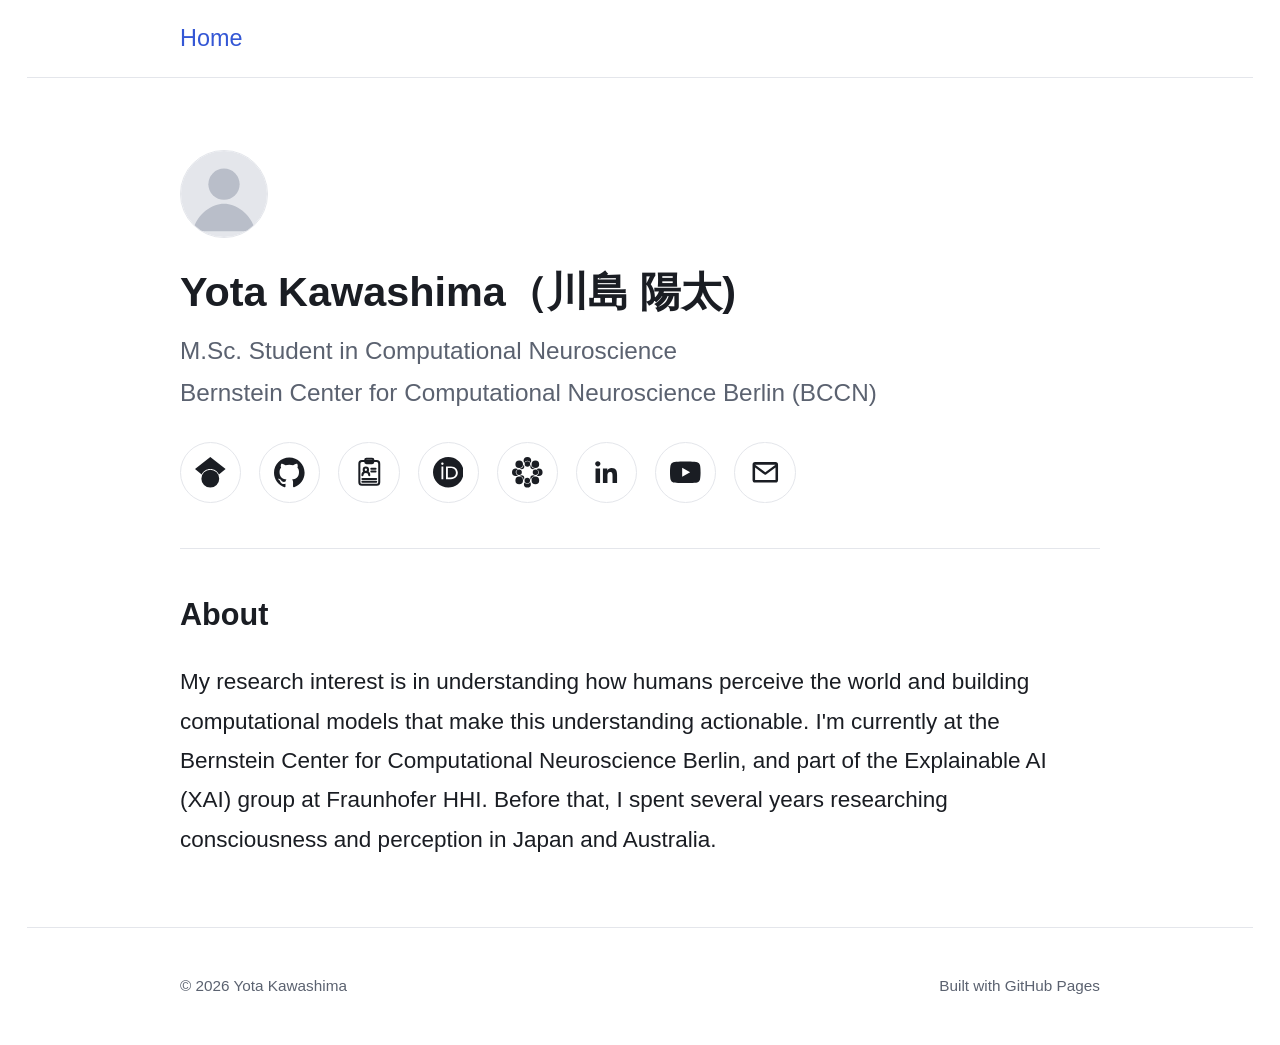
<file: index.html>
<!DOCTYPE html>
<html lang="en">

<head>
  <meta charset="UTF-8">
  <meta name="viewport" content="width=device-width, initial-scale=1.0">
  <title>Yota Kawashima（川島 陽太) | Personal Site</title>
  <meta name="description" content="Personal site of Yota Kawashima  （川島 陽太) — about, projects, and blog.">
  <link rel="stylesheet" href="assets/css/style.css">
</head>

<body>

  <header class="site-header">
    <div class="container">
      <nav class="site-nav">
        <a href="index.html" aria-current="page">Home</a>
      </nav>
    </div>
  </header>

  <main>
    <section class="hero container">
      <img class="hero__avatar" src="assets/img/avatar.svg" alt="Yota Kawashima  （川島 陽太)'s avatar">
      <h1>Yota Kawashima<span class="mobile-break"></span>（川島 陽太)</h1>
      <p class="lead">M.Sc. Student in Computational Neuroscience <br> Bernstein Center for Computational Neuroscience
        Berlin
        (BCCN)
      </p>
      <div class="social-links">
        <a href="https://scholar.google.com/citations?user=jN9G-6cAAAAJ&hl=en" target="_blank" rel="noopener"
          aria-label="Google Scholar">
          <svg viewBox="0 0 24 24" aria-hidden="true">
            <path
              d="M5.242 13.769L0 9.5 12 0l12 9.5-5.242 4.269C17.548 11.249 14.978 9.5 12 9.5c-2.977 0-5.548 1.748-6.758 4.269zM12 10a7 7 0 1 0 0 14 7 7 0 0 0 0-14z" />
          </svg>
        </a>
        <a href="https://github.com/yotakawashima" target="_blank" rel="noopener" aria-label="GitHub">
          <svg viewBox="0 0 24 24" aria-hidden="true">
            <path
              d="M12 .297c-6.63 0-12 5.373-12 12 0 5.303 3.438 9.8 8.205 11.385.6.113.82-.258.82-.577 0-.285-.01-1.04-.015-2.04-3.338.724-4.042-1.61-4.042-1.61C4.422 18.07 3.633 17.7 3.633 17.7c-1.087-.744.084-.729.084-.729 1.205.084 1.838 1.236 1.838 1.236 1.07 1.835 2.809 1.305 3.495.998.108-.776.417-1.305.76-1.605-2.665-.3-5.466-1.332-5.466-5.93 0-1.31.465-2.38 1.235-3.22-.135-.303-.54-1.523.105-3.176 0 0 1.005-.322 3.3 1.23.96-.267 1.98-.399 3-.405 1.02.006 2.04.138 3 .405 2.28-1.552 3.285-1.23 3.285-1.23.645 1.653.24 2.873.12 3.176.765.84 1.23 1.91 1.23 3.22 0 4.61-2.805 5.625-5.475 5.92.42.36.81 1.096.81 2.22 0 1.606-.015 2.896-.015 3.286 0 .315.21.69.825.57C20.565 22.092 24 17.592 24 12.297c0-6.627-5.373-12-12-12" />
          </svg>
        </a>
        <a href="cv.html" aria-label="CV">
          <svg class="outline-icon" viewBox="0 0 24 24" aria-hidden="true">
            <rect x="4.2" y="3.2" width="15.6" height="18.6" rx="2" />
            <rect x="8.8" y="1.4" width="6.4" height="3.4" rx="1" />
            <circle cx="9.3" cy="10" r="1.7" />
            <path d="M6.6 14.3c0-1.6 1.2-2.5 2.7-2.5s2.7.9 2.7 2.5" />
            <line x1="13.6" y1="9.2" x2="16.9" y2="9.2" />
            <line x1="13.6" y1="11.3" x2="16.9" y2="11.3" />
            <line x1="6.6" y1="17.2" x2="17.4" y2="17.2" />
            <line x1="6.6" y1="19.4" x2="17.4" y2="19.4" />
          </svg>
        </a>
        <a href="https://orcid.org/0000-0003-3810-5230" target="_blank" rel="noopener" aria-label="ORCID">
          <svg viewBox="0 0 24 24" aria-hidden="true">
            <path
              d="M12 0C5.372 0 0 5.372 0 12s5.372 12 12 12 12-5.372 12-12S18.628 0 12 0zM7.369 4.378c.525 0 .947.431.947.947 0 .525-.422.947-.947.947-.525 0-.946-.422-.946-.947 0-.516.421-.947.946-.947zm-.722 3.038h1.444v10.041H6.647V7.416zm3.562 0h3.9c3.712 0 5.344 2.653 5.344 5.025 0 2.578-2.016 5.025-5.325 5.025h-3.919V7.416zm1.444 1.303v7.444h2.297c3.272 0 4.022-2.484 4.022-3.722 0-2.016-1.284-3.722-4.097-3.722h-2.222z" />
          </svg>
        </a>
        <a href="https://osf.io/n96er/" target="_blank" rel="noopener" aria-label="OSF">
          <svg viewBox="0 0 24 24" aria-hidden="true">
            <path
              d="M12.088 0a2.984 2.984 0 0 0-2.986 2.984 2.984 2.984 0 0 0 .525 1.68 2.654 2.654 0 0 1 2.482-1.734c1.121 0 2.083.706 2.467 1.695a2.984 2.984 0 0 0 .496-1.64A2.984 2.984 0 0 0 12.088 0zM5.65 2.666A2.984 2.984 0 0 0 2.666 5.65 2.984 2.984 0 0 0 5.65 8.635 2.984 2.984 0 0 0 8.635 5.65 2.984 2.984 0 0 0 5.65 2.666zm12.7 0a2.984 2.984 0 0 0-2.985 2.984 2.984 2.984 0 0 0 2.985 2.985 2.984 2.984 0 0 0 2.986-2.985 2.984 2.984 0 0 0-2.986-2.984zm-6.24.764a2.147 2.147 0 0 0-2.147 2.146 2.147 2.147 0 0 0 2.146 2.147 2.147 2.147 0 0 0 2.147-2.147 2.147 2.147 0 0 0-2.147-2.146zM9.112 6.04a3.497 3.497 0 0 1-2.984 3.06 2.147 2.147 0 0 0 1.363.493A2.147 2.147 0 0 0 9.64 7.447a2.147 2.147 0 0 0-.526-1.406zm5.782.047a2.147 2.147 0 0 0-.489 1.36 2.147 2.147 0 0 0 2.147 2.146 2.147 2.147 0 0 0 1.355-.489 3.494 3.494 0 0 1-3.013-3.017zM2.985 9.016A2.984 2.984 0 0 0 0 12a2.984 2.984 0 0 0 2.984 2.984 2.984 2.984 0 0 0 1.659-.505A2.655 2.655 0 0 1 2.922 12c0-1.131.719-2.102 1.723-2.479a2.984 2.984 0 0 0-1.66-.505zm18.03 0a2.984 2.984 0 0 0-1.673.52 2.655 2.655 0 0 1 1.71 2.474c0 1.12-.705 2.082-1.695 2.467a2.984 2.984 0 0 0 1.659.507A2.984 2.984 0 0 0 24 12a2.984 2.984 0 0 0-2.984-2.984zm-15.447.838A2.147 2.147 0 0 0 3.422 12a2.147 2.147 0 0 0 2.146 2.146A2.147 2.147 0 0 0 7.715 12a2.147 2.147 0 0 0-2.147-2.146zm12.838.01a2.147 2.147 0 0 0-2.146 2.146 2.147 2.147 0 0 0 2.146 2.146 2.147 2.147 0 0 0 2.147-2.146 2.147 2.147 0 0 0-2.147-2.147zM7.492 14.376a2.147 2.147 0 0 0-1.398.518 3.496 3.496 0 0 1 3.015 3.037 2.147 2.147 0 0 0 .53-1.409 2.147 2.147 0 0 0-2.147-2.146zm9.06 0a2.147 2.147 0 0 0-2.146 2.146 2.147 2.147 0 0 0 .492 1.362 3.495 3.495 0 0 1 3.047-2.996 2.147 2.147 0 0 0-1.392-.512zm-10.902.988a2.984 2.984 0 0 0-2.984 2.985 2.984 2.984 0 0 0 2.984 2.986 2.984 2.984 0 0 0 2.985-2.986 2.984 2.984 0 0 0-2.985-2.985zm12.7 0a2.984 2.984 0 0 0-2.985 2.985 2.984 2.984 0 0 0 2.985 2.986 2.984 2.984 0 0 0 2.986-2.986 2.984 2.984 0 0 0-2.986-2.985zm-6.35.908a2.147 2.147 0 0 0-2.146 2.147A2.147 2.147 0 0 0 12 20.566a2.147 2.147 0 0 0 2.146-2.146A2.147 2.147 0 0 0 12 16.273zm2.268 3.504A2.65 2.65 0 0 1 12 21.067a2.65 2.65 0 0 1-2.188-1.16 2.734 2.635 0 0 0-.46 1.458A2.734 2.635 0 0 0 12.086 24a2.734 2.635 0 0 0 2.734-2.635 2.734 2.635 0 0 0-.552-1.588z" />
          </svg>
        </a>
        <a href="https://www.linkedin.com/in/yota-kawashima/" target="_blank" rel="noopener" aria-label="LinkedIn">
          <svg viewBox="0 0 24 24" aria-hidden="true">
            <path
              d="M20.447 20.452h-3.554v-5.569c0-1.328-.027-3.037-1.852-3.037-1.853 0-2.136 1.445-2.136 2.939v5.667H9.351V9h3.414v1.561h.046c.477-.9 1.637-1.85 3.37-1.85 3.601 0 4.267 2.37 4.267 5.455v6.286zM5.337 7.433c-1.144 0-2.063-.926-2.063-2.065 0-1.138.92-2.063 2.063-2.063 1.14 0 2.064.925 2.064 2.063 0 1.139-.925 2.065-2.064 2.065zm1.782 13.019H3.555V9h3.564v11.452z" />
          </svg>
        </a>
        <a href="https://www.youtube.com/channel/UC6PZ0_DcKwYTyp0yKwks_eA" target="_blank" rel="noopener"
          aria-label="YouTube">
          <svg viewBox="0 0 24 24" aria-hidden="true">
            <path
              d="M23.498 6.186a3.016 3.016 0 0 0-2.122-2.136C19.505 3.545 12 3.545 12 3.545s-7.505 0-9.377.505A3.017 3.017 0 0 0 .502 6.186C0 8.07 0 12 0 12s0 3.93.502 5.814a3.016 3.016 0 0 0 2.122 2.136c1.871.505 9.376.505 9.376.505s7.505 0 9.377-.505a3.015 3.015 0 0 0 2.122-2.136C24 15.93 24 12 24 12s0-3.93-.502-5.814zM9.545 15.568V8.432L15.818 12l-6.273 3.568z" />
          </svg>
        </a>
        <a href="mailto:yotakawashima@gmail.com" aria-label="Email">
          <svg viewBox="0 0 24 24" aria-hidden="true">
            <path
              d="M4 4h16a2 2 0 0 1 2 2v12a2 2 0 0 1-2 2H4a2 2 0 0 1-2-2V6a2 2 0 0 1 2-2zm0 2v.01L12 12l8-5.99V6H4zm16 12V8.24l-7.4 5.55a1 1 0 0 1-1.2 0L4 8.24V18h16z" />
          </svg>
        </a>


      </div>
    </section>

    <section id="about" class="section container">
      <h2>About</h2>
      <p>
        My research interest is in understanding how humans perceive the world and
        building computational models that make this understanding actionable. I'm currently at the Bernstein Center
        for Computational Neuroscience Berlin, and part of the Explainable AI (XAI) group at Fraunhofer HHI. Before
        that, I spent several years researching consciousness and perception in Japan and Australia.
      </p>
    </section>

    <footer class="site-footer">
      <div class="container">
        <span>&copy; 2026 Yota Kawashima</span>
        <span>Built with GitHub Pages</span>
      </div>
    </footer>

</body>
</file>
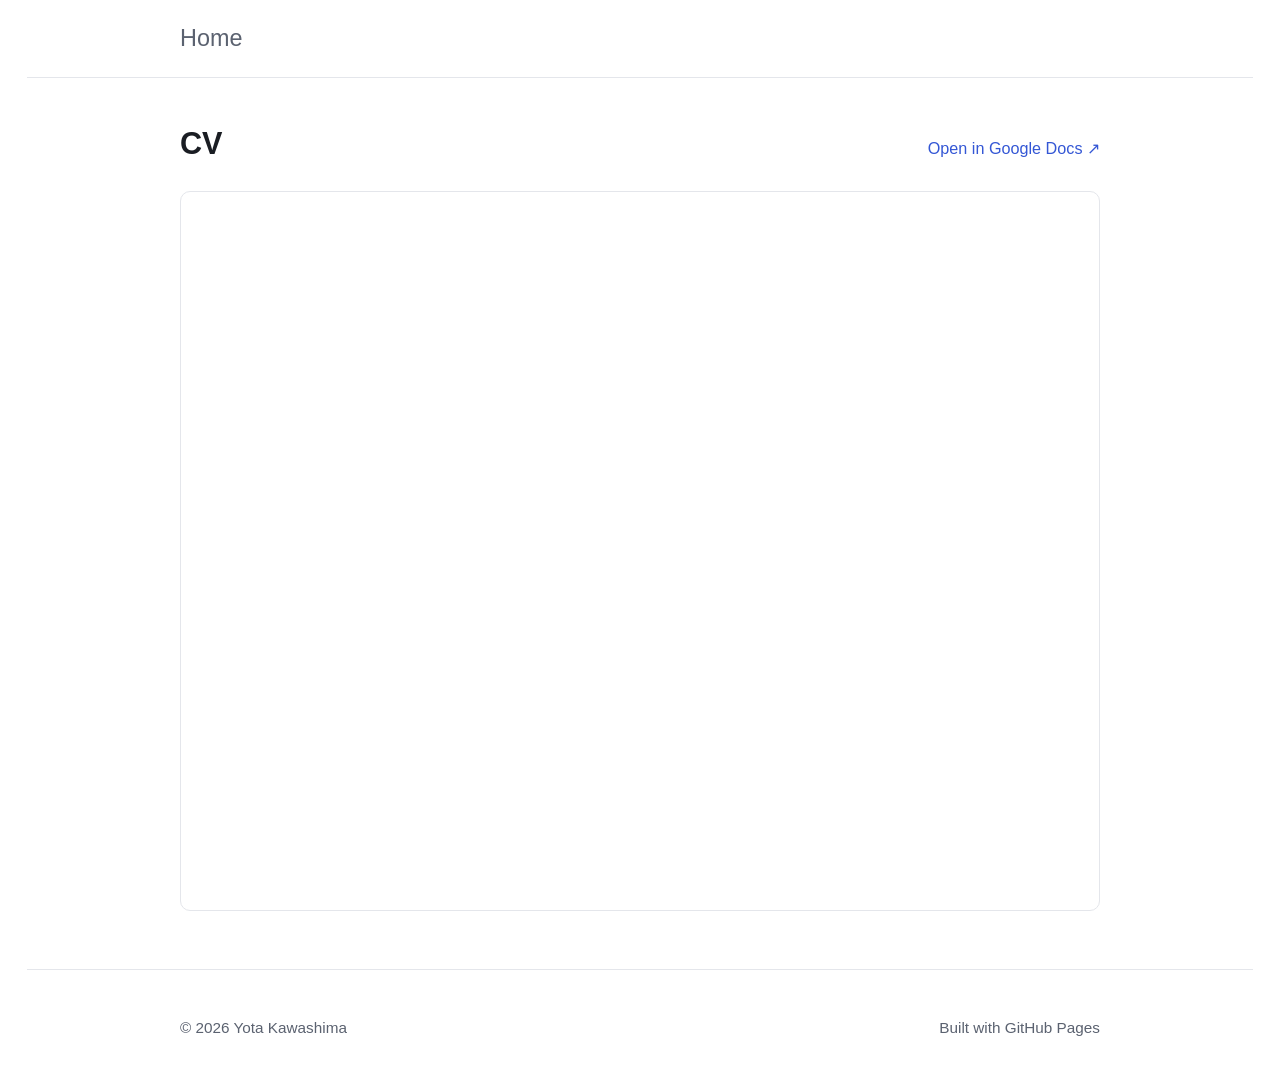
<file: cv.html>
<!DOCTYPE html>
<html lang="en">

<head>
  <meta charset="UTF-8">
  <meta name="viewport" content="width=device-width, initial-scale=1.0">
  <title>CV | Yota Kawashima（川島 陽太)</title>
  <meta name="description" content="CV / resume of Yota Kawashima  （川島 陽太).">
  <link rel="stylesheet" href="assets/css/style.css">
</head>

<body>

  <header class="site-header">
    <div class="container">
      <nav class="site-nav">
        <a href="index.html">Home</a>
      </nav>
    </div>
  </header>

  <main>
    <section class="section container" style="border-top: none; padding-top: 2.5rem;">
      <div class="section-head">
        <h2 style="margin-bottom: 0;">CV</h2>
        <a class="see-all" href="https://docs.google.com/document/d/1P46xEyTIkz_9tBcHjWJtfNfHgDewMoV7X8HwWYKm-Uc/edit"
          target="_blank" rel="noopener">Open in Google Docs ↗</a>
      </div>
      <iframe class="cv-embed"
        src="https://docs.google.com/document/d/1P46xEyTIkz_9tBcHjWJtfNfHgDewMoV7X8HwWYKm-Uc/preview" title="CV"
        loading="lazy">
      </iframe>
    </section>
  </main>

  <footer class="site-footer">
    <div class="container">
      <span>&copy; 2026 Yota Kawashima</span>
      <span>Built with GitHub Pages</span>
    </div>
  </footer>

</body>

</html>
</file>
<file: assets/css/style.css>
/* ==========================================================================
   Design tokens
   ========================================================================== */
:root {
  --color-bg: #ffffff;
  --color-bg-subtle: #f6f7f9;
  --color-text: #1a1d23;
  --color-text-muted: #5b6270;
  --color-border: #e4e6eb;
  --color-accent: #3457d5;
  --color-accent-contrast: #ffffff;
  --color-card-shadow: 0 1px 2px rgba(16, 20, 30, 0.04), 0 4px 12px rgba(16, 20, 30, 0.06);

  --font-sans: -apple-system, BlinkMacSystemFont, "Segoe UI", "Hiragino Kaku Gothic ProN",
    "Hiragino Sans", Meiryo, Roboto, sans-serif;

  --max-width: 920px;
  --space-1: 0.5rem;
  --space-2: 1rem;
  --space-3: 1.5rem;
  --space-4: 2.5rem;
  --space-5: 4rem;

  --radius: 10px;
}

@media (prefers-color-scheme: dark) {
  :root {
    --color-bg: #14161a;
    --color-bg-subtle: #1c1f25;
    --color-text: #eceef1;
    --color-text-muted: #9aa1ad;
    --color-border: #2b2f37;
    --color-accent: #7c9bff;
    --color-accent-contrast: #10131a;
    --color-card-shadow: 0 1px 2px rgba(0, 0, 0, 0.2), 0 4px 16px rgba(0, 0, 0, 0.3);
  }
}

/* ==========================================================================
   Reset & base
   ========================================================================== */
*,
*::before,
*::after {
  box-sizing: border-box;
}

html {
  -webkit-text-size-adjust: 100%;
  font-size: 18px;
}

body {
  margin: 0;
  padding: 0 var(--space-3);
  background: var(--color-bg);
  color: var(--color-text);
  font-family: var(--font-sans);
  line-height: 1.75;
  font-size: 1.25rem;
}

@media (max-width: 640px) {
  body {
    padding: 0 var(--space-2);
  }
}

img {
  max-width: 100%;
  display: block;
}

a {
  color: var(--color-accent);
  text-decoration: none;
}

a:hover {
  text-decoration: underline;
}

h1,
h2,
h3 {
  line-height: 1.35;
  font-weight: 700;
}

.container {
  max-width: var(--max-width);
  margin: 0 auto;
  padding: 0;
}

.mobile-break {
  display: none;
}

@media (max-width: 640px) {
  .mobile-break {
    display: block;
  }
}

/* ==========================================================================
   Header / Nav
   ========================================================================== */
.site-header {
  border-bottom: 1px solid var(--color-border);
}

.site-header .container {
  display: flex;
  align-items: center;
  justify-content: flex-start;
  flex-wrap: wrap;
  gap: var(--space-1);
  padding-top: var(--space-2);
  padding-bottom: var(--space-2);
}

.site-title {
  font-weight: 700;
  font-size: 1.4rem;
  color: var(--color-text);
}

.site-title:hover {
  text-decoration: none;
  color: var(--color-accent);
}

.site-nav {
  display: flex;
  gap: var(--space-4);
  flex-wrap: wrap;
}

.site-nav a {
  display: inline-block;
  padding: 0.5rem 0.25rem;
  margin: -0.5rem -0.25rem;
  color: var(--color-text-muted);
  font-size: 1.3rem;
  font-weight: 500;
}

.site-nav a:hover,
.site-nav a[aria-current="page"] {
  color: var(--color-accent);
}

/* ==========================================================================
   Hero
   ========================================================================== */
.hero {
  padding: var(--space-5) 0 var(--space-4);
}

.hero__avatar {
  width: 88px;
  height: 88px;
  border-radius: 50%;
  object-fit: cover;
  margin-bottom: var(--space-3);
  background: var(--color-bg-subtle);
  border: 1px solid var(--color-border);
}

.hero h1 {
  font-size: 2.3rem;
  margin: 0 0 var(--space-1);
}

.hero p.lead {
  color: var(--color-text-muted);
  font-size: 1.35rem;
  margin: 0 0 var(--space-3);
}

.social-links {
  display: flex;
  flex-wrap: wrap;
  gap: var(--space-2);
}

.social-links a {
  display: flex;
  align-items: center;
  justify-content: center;
  width: 3.4rem;
  height: 3.4rem;
  color: var(--color-text);
  border: 1px solid var(--color-border);
  border-radius: 999px;
}

.social-links a:hover {
  border-color: var(--color-accent);
  color: var(--color-accent);
  text-decoration: none;
}

.social-links svg {
  width: 1.7rem;
  height: 1.7rem;
  fill: currentColor;
}

.social-links svg.outline-icon {
  fill: none;
  stroke: currentColor;
  stroke-width: 1.6;
  stroke-linecap: round;
  stroke-linejoin: round;
}

/* ==========================================================================
   Sections
   ========================================================================== */
.section {
  padding: var(--space-4) 0;
  border-top: 1px solid var(--color-border);
}

.section h2 {
  font-size: 1.7rem;
  margin: 0 0 var(--space-3);
}

.section-head {
  display: flex;
  align-items: baseline;
  justify-content: space-between;
  gap: var(--space-2);
  margin-bottom: var(--space-3);
}

.section-head h2 {
  margin: 0;
}

.section-head .see-all {
  font-size: 0.9rem;
  white-space: nowrap;
}

/* ==========================================================================
   Cards (portfolio / blog list)
   ========================================================================== */
.card-grid {
  display: grid;
  grid-template-columns: repeat(auto-fill, minmax(220px, 1fr));
  gap: var(--space-3);
}

.card {
  border: 1px solid var(--color-border);
  border-radius: var(--radius);
  padding: var(--space-3);
  background: var(--color-bg-subtle);
  box-shadow: var(--color-card-shadow);
  display: flex;
  flex-direction: column;
  gap: var(--space-1);
}

.card h3 {
  margin: 0;
  font-size: 1.25rem;
}

.card p {
  margin: 0;
  color: var(--color-text-muted);
  font-size: 1.05rem;
}

.card .tags {
  margin-top: auto;
  display: flex;
  flex-wrap: wrap;
  gap: 0.4rem;
  padding-top: var(--space-1);
}

.tag {
  font-size: 0.75rem;
  color: var(--color-text-muted);
  border: 1px solid var(--color-border);
  border-radius: 999px;
  padding: 0.15rem 0.6rem;
}

/* ==========================================================================
   Blog list
   ========================================================================== */
.post-list {
  list-style: none;
  margin: 0;
  padding: 0;
  display: flex;
  flex-direction: column;
  gap: var(--space-3);
}

.post-list li {
  border-bottom: 1px solid var(--color-border);
  padding-bottom: var(--space-3);
}

.post-list li:last-child {
  border-bottom: none;
  padding-bottom: 0;
}

.post-list time {
  display: block;
  color: var(--color-text-muted);
  font-size: 0.85rem;
  margin-bottom: 0.25rem;
}

.post-list h3 {
  margin: 0 0 0.25rem;
  font-size: 1.35rem;
}

.post-list p {
  margin: 0;
  color: var(--color-text-muted);
}

/* ==========================================================================
   Article (blog post page)
   ========================================================================== */
.post-header {
  padding: var(--space-4) 0 var(--space-2);
}

.post-header time {
  color: var(--color-text-muted);
  font-size: 0.9rem;
}

.post-header h1 {
  font-size: 1.9rem;
  margin: var(--space-1) 0 0;
}

.post-body {
  padding-bottom: var(--space-5);
}

.post-body h2 {
  font-size: 1.3rem;
  margin-top: var(--space-4);
}

.post-body p,
.post-body ul,
.post-body ol {
  margin: 0 0 var(--space-2);
}

.post-body pre {
  background: var(--color-bg-subtle);
  border: 1px solid var(--color-border);
  border-radius: var(--radius);
  padding: var(--space-2);
  overflow-x: auto;
}

.post-body code {
  font-family: ui-monospace, SFMono-Regular, Menlo, monospace;
  font-size: 0.9em;
}

/* ==========================================================================
   CV embed
   ========================================================================== */
.cv-embed {
  width: 100%;
  height: 80vh;
  min-height: 500px;
  border: 1px solid var(--color-border);
  border-radius: var(--radius);
}

/* ==========================================================================
   Footer
   ========================================================================== */
.site-footer {
  border-top: 1px solid var(--color-border);
  padding: var(--space-4) 0;
  color: var(--color-text-muted);
  font-size: 0.85rem;
}

.site-footer .container {
  display: flex;
  justify-content: space-between;
  flex-wrap: wrap;
  gap: var(--space-2);
}

.back-link {
  display: inline-block;
  margin-bottom: var(--space-3);
  font-size: 0.9rem;
}
</file>
